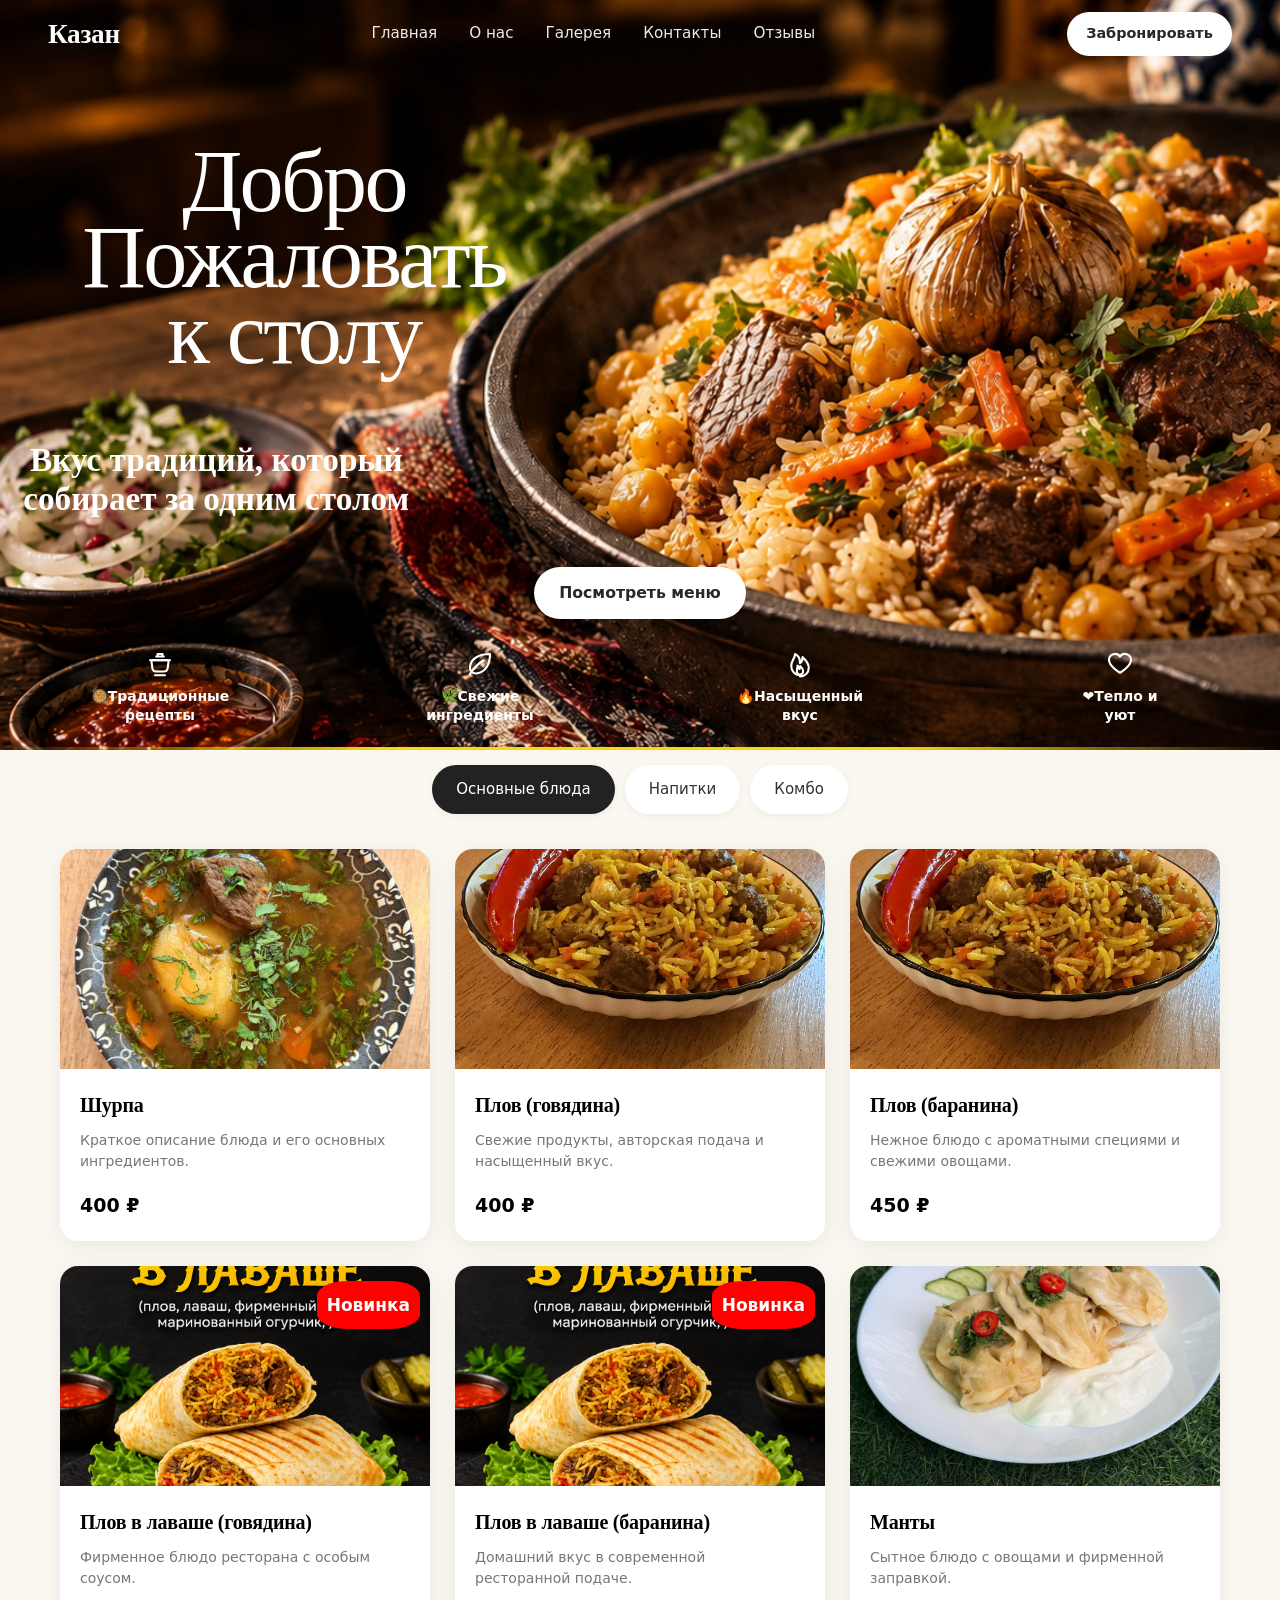
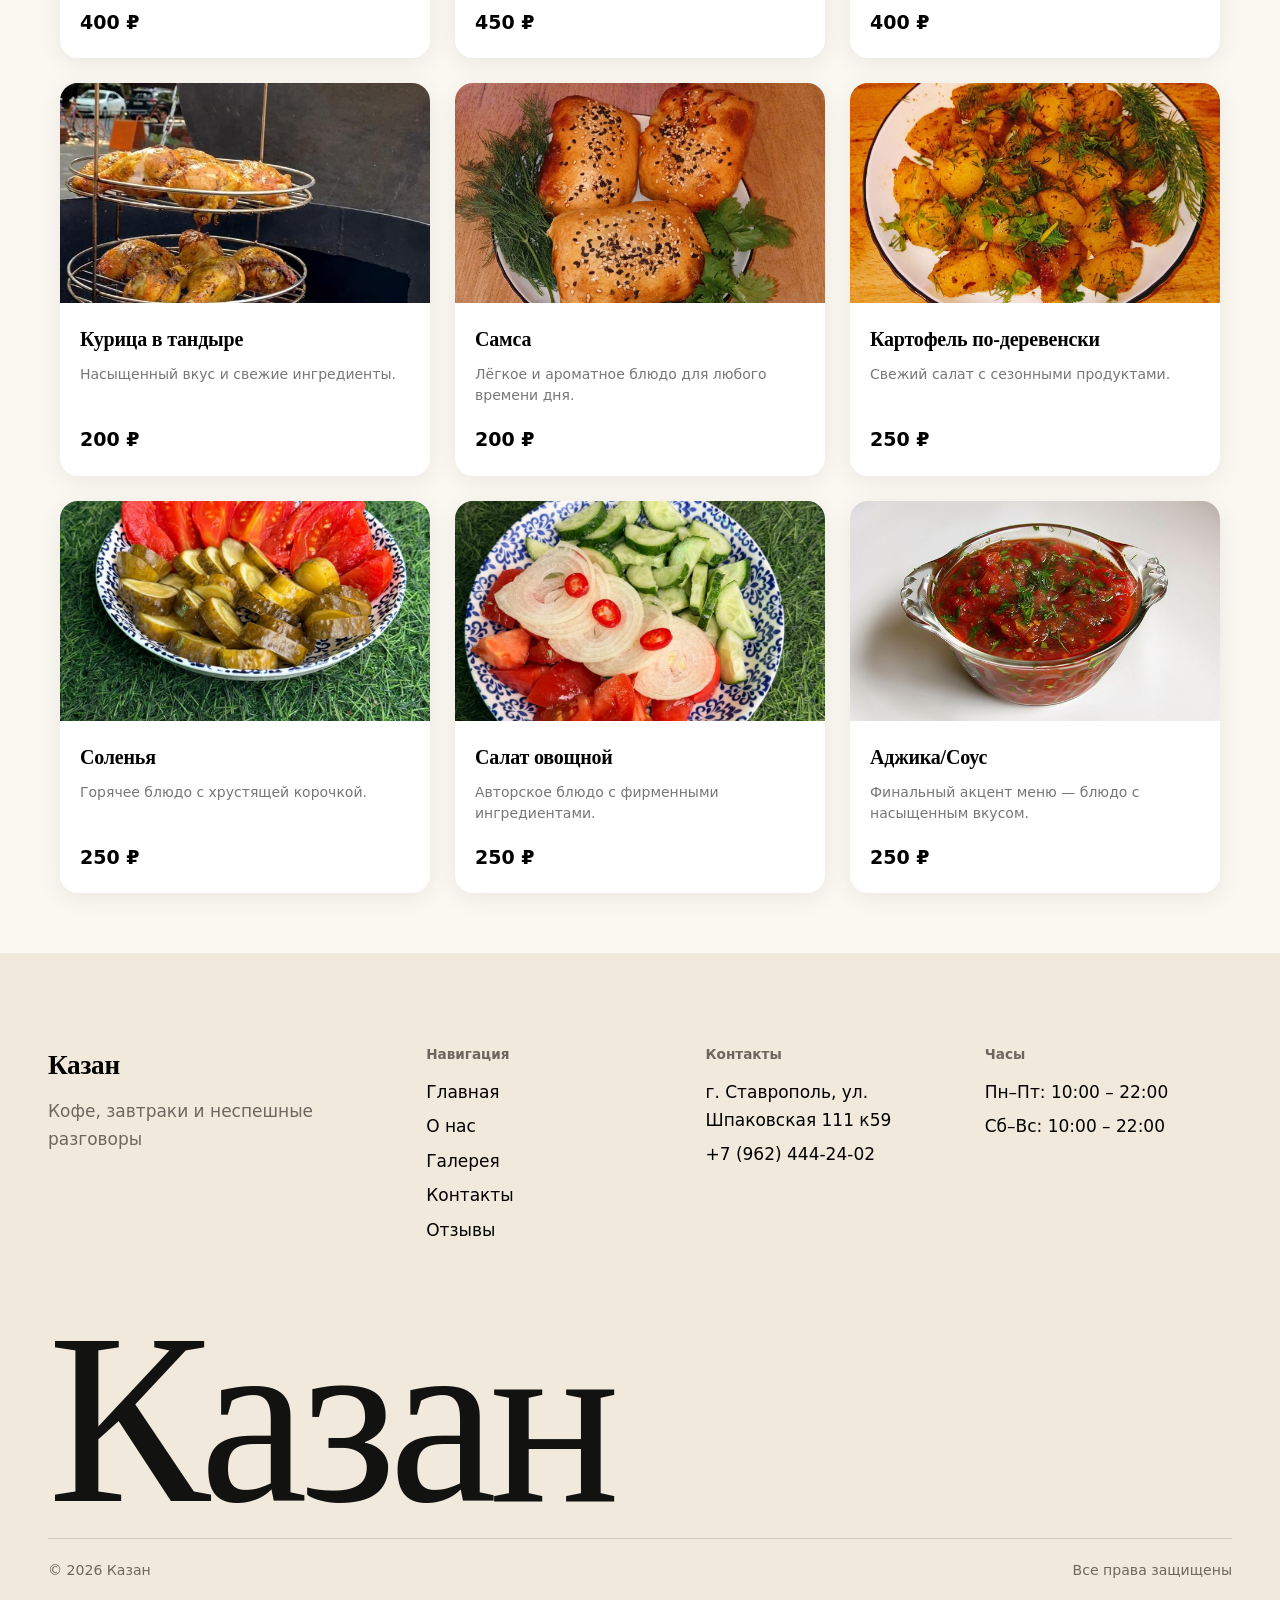
<file: menu.html>
<!DOCTYPE html>
<html lang="ru">

<head>
  <meta charset="UTF-8">
  <meta name="viewport" content="width=device-width, initial-scale=1.0">

  <title>Меню</title>

  <link rel="stylesheet" href="style.css">
</head>

<body>

  <header class="hdr" id="hdr">
    <div class="wrap in">
      <a href="#top" class="logo" id="logo" aria-label="На главную">Казан</a>

      <nav class="nav" id="nav" aria-label="Основная навигация">
        <a href="index.html">Главная</a>
        <a href="index.html#about">О нас</a>
        <a href="index.html#gallery">Галерея</a>
        <a href="index.html#contacts">Контакты</a>
        <a href="index.html#rating">Отзывы</a>
      </nav>

      <a href="index.html#booking" class="btn btn-fill">Забронировать</a>

      <button class="burger" id="burger" aria-label="Открыть меню" aria-expanded="false">
        <span></span>
      </button>
    </div>
  </header>

  <div class="panel" id="panel">
    <nav id="pnav" aria-label="Мобильная навигация">
      <a href="index.html#top" data-close>Главная</a>
      <a href="index.html#about" data-close>О нас</a>
      <a href="index.html#gallery" data-close>Галерея</a>
      <a href="index.html#contacts" data-close>Контакты</a>
      <a href="index.html#rating" data-close>Отзывы</a>
    </nav>
    <a href="index.html#booking" class="btn btn-fill" data-close>Забронировать столик</a>
  </div>

  <section class="menu-hero">

    <div class="hero-menu">
      <div class="hero-w">
        <h1 class="menu-text">Добро Пожаловать к столу</h1>
        <p class="menu-text">Вкус традиций, который собирает за одним столом</p>
        <div class="cta rise">
          <a href="#menu" class="btn btn-light">Посмотреть меню</a>
        </div>

        <div class="features">
          <div class="feature">
            <svg viewBox="0 0 24 24" width="30" height="30" fill="none" stroke="currentColor" stroke-width="1.7"
              stroke-linecap="round" stroke-linejoin="round">
              <path d="M5 9h14l-1 7a3 3 0 0 1-3 2H9a3 3 0 0 1-3-2L5 9Z" />
              <path d="M4 9h16" />
              <path d="M9 6h6" />
              <path d="M10 6V4h4v2" />
              <path d="M8 21h8" />
            </svg>
            <span>🥘Традиционные<br>рецепты</span>
          </div>

          <div class="feature">
            <svg viewBox="0 0 24 24" width="30" height="30" fill="none" stroke="currentColor" stroke-width="1.7"
              stroke-linecap="round" stroke-linejoin="round">
              <path d="M20 4C12 4 5 7 4 14c-.5 3.5 2 6 5.5 5.5C16.5 18.5 20 12 20 4Z" />
              <path d="M4 20c3-5 6-8 11-11" />
            </svg>
            <span>🌿Свежие<br>ингредиенты</span>
          </div>

          <div class="feature">
            <svg viewBox="0 0 24 24" width="30" height="30" fill="none" stroke="currentColor" stroke-width="1.7"
              stroke-linecap="round" stroke-linejoin="round">
              <path
                d="M12 22c4 0 7-2.8 7-7 0-3.5-2.2-6-5-8.5.2 2.5-.7 4-2 4.8.2-3.4-1.5-6.1-4-7.3.2 3.4-3 5.2-3 9.5 0 4.2 3 7.5 7 7.5Z" />
              <path
                d="M9.5 17.5c0 1.7 1.1 3 2.5 3s2.5-1.3 2.5-3c0-1.4-.8-2.5-2.2-3.7.1 1.1-.2 1.8-.8 2.3-.1-1.3-.7-2.2-1.5-2.8.1 1.5-.5 2.5-.5 4.2Z" />
            </svg>
            <span>🔥Насыщенный<br>вкус</span>
          </div>

          <div class="feature">
            <svg viewBox="0 0 24 24" width="30" height="30" fill="none" stroke="currentColor" stroke-width="1.7"
              stroke-linecap="round" stroke-linejoin="round">
              <path d="M20.8 8.8c0 5-8.8 10.2-8.8 10.2S3.2 13.8 3.2 8.8A4.8 4.8 0 0 1 12 6.1a4.8 4.8 0 0 1 8.8 2.7Z" />
            </svg>
            <span>❤️Тепло и<br>уют</span>
          </div>
        </div>
      </div>
    </div>


    <span class="cue" aria-hidden="true"></span>
  </section>
  <!-- Категории -->

  <nav class="categories" id="menu">

    <button class="category-btn active" data-section="main">
      Основные блюда
    </button>

    <button class="category-btn" data-section="drinks">
      Напитки
    </button>

    <button class="category-btn" data-section="third">
      Комбо
    </button>

  </nav>


  <!-- ========================= -->
  <!-- ОСНОВНЫЕ БЛЮДА -->
  <!-- ========================= -->

  <main id="main" class="menu-section active">

    <article class="card">

      <img class="card-image" src="image/blyud+kombo/shurpa.jpeg" alt="Блюдо №1">

      <div class="card-content">

        <h2 class="card-title">Шурпа</h2>

        <p class="card-description">
          Краткое описание блюда и его основных ингредиентов.
        </p>

        <div class="card-bottom">
          <span class="price">400 ₽</span>
        </div>

      </div>

    </article>


    <article class="card">

      <img class="card-image" src="image/blyud+kombo/plov-g,b.jpeg" alt="Блюдо №2">

      <div class="card-content">

        <h2 class="card-title">Плов (говядина)</h2>

        <p class="card-description">
          Свежие продукты, авторская подача и насыщенный вкус.
        </p>

        <div class="card-bottom">
          <span class="price">400 ₽</span>
        </div>

      </div>

    </article>


    <article class="card">

      <img class="card-image" src="image/blyud+kombo/plov-g,b.jpeg" alt="Блюдо №3">

      <div class="card-content">

        <h2 class="card-title">Плов (баранина)</h2>

        <p class="card-description">
          Нежное блюдо с ароматными специями и свежими овощами.
        </p>

        <div class="card-bottom">
          <span class="price">450 ₽</span>
        </div>

      </div>

    </article>


    <article class="card">

      <div class="badge">Новинка</div>

      <img class="card-image" src="image/blyud+kombo/plov-lavash(n).png" alt="Блюдо №4">

      <div class="card-content">

        <h2 class="card-title">Плов в лаваше (говядина)</h2>

        <p class="card-description">
          Фирменное блюдо ресторана с особым соусом.
        </p>

        <div class="card-bottom">
          <span class="price">400 ₽</span>
        </div>

      </div>

    </article>


    <article class="card">

      <div class="badge">Новинка</div>

      <img class="card-image" src="image/blyud+kombo/plov-lavash(n).png" alt="Блюдо №5">

      <div class="card-content">

        <h2 class="card-title">Плов в лаваше (баранина)</h2>

        <p class="card-description">
          Домашний вкус в современной ресторанной подаче.
        </p>

        <div class="card-bottom">
          <span class="price">450 ₽</span>
        </div>

      </div>

    </article>


    <article class="card">

      <img class="card-image" src="image/blyud+kombo/manti.jpeg" alt="Блюдо №6">

      <div class="card-content">

        <h2 class="card-title">Манты</h2>

        <p class="card-description">
          Сытное блюдо с овощами и фирменной заправкой.
        </p>

        <div class="card-bottom">
          <span class="price">400 ₽</span>
        </div>

      </div>

    </article>


    <article class="card">

      <img class="card-image" src="image/blyud+kombo/kurica-v-tandire.jpeg" alt="Блюдо №7">

      <div class="card-content">

        <h2 class="card-title">Курица в тандыре</h2>

        <p class="card-description">
          Насыщенный вкус и свежие ингредиенты.
        </p>

        <div class="card-bottom">
          <span class="price">200 ₽</span>
        </div>

      </div>

    </article>


    <article class="card">

      <img class="card-image" src="image/blyud+kombo/samsa.jpeg" alt="Блюдо №8">

      <div class="card-content">

        <h2 class="card-title">Самса</h2>

        <p class="card-description">
          Лёгкое и ароматное блюдо для любого времени дня.
        </p>

        <div class="card-bottom">
          <span class="price">200 ₽</span>
        </div>

      </div>

    </article>


    <article class="card">

      <img class="card-image" src="image/blyud+kombo/kartoshka.jpeg" alt="Блюдо №9">

      <div class="card-content">

        <h2 class="card-title">Картофель по-деревенски</h2>

        <p class="card-description">
          Свежий салат с сезонными продуктами.
        </p>

        <div class="card-bottom">
          <span class="price">250 ₽</span>
        </div>

      </div>

    </article>


    <article class="card">

      <img class="card-image" src="image/blyud+kombo/solone.jpeg" alt="Блюдо №10">

      <div class="card-content">

        <h2 class="card-title">Соленья</h2>

        <p class="card-description">
          Горячее блюдо с хрустящей корочкой.
        </p>

        <div class="card-bottom">
          <span class="price">250 ₽</span>
        </div>

      </div>

    </article>


    <article class="card">

      <img class="card-image" src="image/blyud+kombo/salat.jpeg" alt="Блюдо №11">

      <div class="card-content">

        <h2 class="card-title">Салат овощной</h2>

        <p class="card-description">
          Авторское блюдо с фирменными ингредиентами.
        </p>

        <div class="card-bottom">
          <span class="price">250 ₽</span>
        </div>

      </div>

    </article>


    <article class="card">

      <img class="card-image" src="image/blyud+kombo/adjika-sous.jpg" alt="Блюдо №12">

      <div class="card-content">

        <h2 class="card-title">Аджика/Соус</h2>

        <p class="card-description">
          Финальный акцент меню — блюдо с насыщенным вкусом.
        </p>

        <div class="card-bottom">
          <span class="price">250 ₽</span>
        </div>

      </div>

    </article>

  </main>


  <!-- ========================= -->
  <!-- НАПИТКИ -->
  <!-- ========================= -->

  <main id="drinks" class="menu-section drinks">

    <article class="card">

      <div class="card-content">

        <h2 class="card-title">Напитки Добрый (0,3л/0,5л)</h2>

        <p class="card-description">
          Домашний освежающий лимонад.
        </p>

        <div class="card-bottom">
          <span class="price">130/150 ₽</span>
          <span class="weight">0,3/0,5 л</span>
        </div>

      </div>

    </article>


    <article class="card">

      <div class="card-content">

        <h2 class="card-title">Burn</h2>

        <p class="card-description">
          Свежесваренный ароматный кофе.
        </p>

        <div class="card-bottom">
          <span class="price">250 ₽</span>
          <span class="weight">0,449 л</span>
        </div>

      </div>

    </article>


    <article class="card">

      <div class="card-content">

        <h2 class="card-title">RICH Спритц красный апельсин</h2>

        <p class="card-description">
          Ароматный чай на выбор.
        </p>

        <div class="card-bottom">
          <span class="price">₽</span>
          <span class="weight">0,33 л</span>
        </div>

      </div>

    </article>


    <article class="card">

      <div class="card-content">

        <h2 class="card-title">RICH TEA</h2>

        <p class="card-description">
          Газированная или негазированная.
        </p>

        <div class="card-bottom">
          <span class="price">₽</span>
          <span class="weight">0,5 л</span>
        </div>

      </div>

    </article>


    <article class="card">

      <div class="card-content">

        <h2 class="card-title">Соки и нектары добрый</h2>

        <p class="card-description">
          Натуральный сок из апельсинов.
        </p>

        <div class="card-bottom">
          <span class="price">150 ₽</span>
          <span class="weight">0,3 л</span>
        </div>

      </div>

    </article>


    <article class="card">

      <div class="card-content">

        <h2 class="card-title">PULPY</h2>

        <p class="card-description">
          Освежающий холодный чай.
        </p>

        <div class="card-bottom">
          <span class="price">₽</span>
          <span class="weight">0,45 л</span>
        </div>

      </div>

    </article>

  </main>


  <!-- ========================= -->
  <!-- ТРЕТИЙ РАЗДЕЛ -->
  <!-- ========================= -->

  <main id="third" class="menu-section">

    <article class="card">

      <img class="card-image" src="image/blyud+kombo/samsa-kombo.PNG" alt="Позиция №1">

      <div class="card-content">

        <h2 class="card-title">Самса +напитки добрый 0,5л</h2>

        <p class="card-description">
          Так вкусно вместе !
        </p>

        <div class="card-bottom">
          <span class="price">320 ₽</span>
        </div>

      </div>

    </article>


    <article class="card">

      <img class="card-image" src="image/blyud+kombo/plov-kombo.PNG" alt="Позиция №2">

      <div class="card-content">

        <h2 class="card-title">Плов в лаваше +напитки добрый 0,5л</h2>

        <p class="card-description">
          Так вкусно вместе !
        </p>

        <div class="card-bottom">
          <span class="price">500 ₽</span>
        </div>

      </div>

    </article>

  </main>


  <footer id="footer">
    <div class="wrap">
      <div class="f-top">
        <div>
          <a class="logo" href="#top">Казан</a>
          <p class="mute" style="margin-top:.6rem;max-width:30ch">
            Кофе, завтраки и неспешные разговоры
          </p>
        </div>

        <div>
          <h4>Навигация</h4>
          <ul>
            <li><a href="index.html#top">Главная</a></li>
            <li><a href="index.html#about">О нас</a></li>
            <li><a href="index.html#gallery">Галерея</a></li>
            <li><a href="index.html#contacts">Контакты</a></li>
            <li><a href="index.html#rating">Отзывы</a></li>
          </ul>
        </div>

        <div>
          <h4>Контакты</h4>
          <ul>
            <li>г. Ставрополь, ул. Шпаковская 111 к59</li>
            <li><a href="tel:+79624442402">+7 (962) 444-24-02</a></li>
          </ul>
        </div>

        <div>
          <h4>Часы</h4>
          <ul>
            <li>Пн–Пт: 10:00 – 22:00</li>
            <li>Сб–Вс: 10:00 – 22:00</li>
          </ul>
        </div>
      </div>

      <div class="f-big" aria-hidden="true">Казан</div>

      <div class="f-bot">
        <span>© 2026 Казан</span>
        <span>Все права защищены</span>
      </div>
    </div>
  </footer>


  <script src="script.js"></script>

</body>

</html>
</file>
<file: style.css>
:root {
  --bg: #fbf8f2;
  --bg2: #f1e9dc;
  --card: #fffdf9;
  --ink: #2a2826;
  --mute: #6d675f;
  --acc: #556238;
  --acc-ink: #ffffff;
  --line: rgba(42, 40, 38, .14);

  --serif: "Cormorant Garamond", "Iowan Old Style", Georgia, "Times New Roman", serif;
  --sans: "Manrope", system-ui, -apple-system, "Segoe UI", Roboto, Arial, sans-serif;

  --r-lg: 28px;
  --r-md: 18px;
  --r-sm: 12px;

  --pad: clamp(1.1rem, 4vw, 3rem);
  --max: 1360px;
}

* {
  box-sizing: border-box;
  margin: 0;
  padding: 0;
}



html {
  scroll-behavior: smooth;
  scroll-padding-top: 76px;
  -webkit-text-size-adjust: 100%
}

html,
body {
  height: auto;
  overflow-x: hidden;
}

body {
  background: var(--bg);
  font: 400 1.0625rem/1.65 var(--sans);
  overflow-x: hidden;
  -webkit-font-smoothing: antialiased
}

img,
video {
  display: block;
  max-width: 100%
}

a {
  color: inherit;
  text-decoration: none
}

button {
  font: inherit;
  color: inherit;
  background: none;
  border: 0;
  cursor: pointer
}

:focus-visible {
  outline: 2px solid var(--acc);
  outline-offset: 3px;
  border-radius: 6px
}

.wrap {
  width: 100%;
  max-width: var(--max);
  margin-inline: auto;
  padding-inline: var(--pad);
}

section {
  padding-block: clamp(4.5rem, 10vw, 9rem)
}

h1,
h2,
h3 {
  font-family: var(--serif);
  font-weight: 500;
  letter-spacing: -.01em
}

.h2 {
  font-size: clamp(2.5rem, 6.2vw, 5rem);
  line-height: .98;
  text-wrap: balance
}

.lead {
  font-family: var(--serif);
  font-size: clamp(1.5rem, 2.6vw, 2.25rem);
  line-height: 1.22;
  text-wrap: pretty
}

.mute {
  color: var(--mute);
}

.sr {
  position: absolute;
  width: 1px;
  height: 1px;
  overflow: hidden;
  clip: rect(0 0 0 0);
}

/* buttons */
.btn {
  display: inline-flex;
  align-items: center;
  justify-content: center;
  gap: .5rem;
  min-height: 52px;
  padding: 0 1.6rem;
  border-radius: 999px;
  font-weight: 600;
  font-size: .98rem;
  transition: transform .25s, background .25s, color .25s, border-color .25s
}

.btn-fill {
  background: var(--acc);
  color: var(--acc-ink)
}

.btn-fill:hover {
  transform: translateY(-2px)
}

.btn-line {
  border: 1.5px solid currentColor
}

.btn-line:hover {
  background: var(--ink);
  color: var(--bg);
  border-color: var(--ink)
}

.btn-light {
  background: #fff;
  color: #2a2826
}

.btn-ghost {
  border: 1.5px solid rgba(255, 255, 255, .7);
  color: #fff
}

.btn-ghost:hover {
  background: rgba(255, 255, 255, .16)
}

.btn-light:hover {
  transform: translateY(-2px)
}

/* header */
.hdr {
  position: fixed;
  inset: 0 0 auto 0;
  z-index: 50;
  padding-top: env(safe-area-inset-top, 0px);
  color: #fff;
  transition: background .35s, color .35s, box-shadow .35s
}

.hdr.solid {
  background: rgba(251, 248, 242, 0.92);
  backdrop-filter: blur(14px);
  -webkit-backdrop-filter: blur(14px);
  color: #2a2826;
  box-shadow: 0 1px 0 rgba(42, 40, 38, 0.14);
}

.hdr .in {
  display: flex;
  align-items: center;
  justify-content: space-between;
  height: 68px
}

.logo {
  font-family: var(--serif);
  font-size: 1.7rem;
  font-weight: 600;
  letter-spacing: -.01em;
}

.nav {
  display: flex;
  gap: 2rem;
  font-size: .95rem;
  font-weight: 500
}

.nav a {
  position: relative;
  padding: .4rem 0;
  opacity: .92
}

.nav a::after {
  content: "";
  position: absolute;
  left: 0;
  right: 0;
  bottom: 0;
  height: 1.5px;
  background: currentColor;
  transform: scaleX(0);
  transform-origin: left;
  transition: transform .3s
}

.nav a:hover::after,
.nav a.on::after {
  transform: scaleX(1)
}

.hdr .btn {
  min-height: 44px;
  padding: 0 1.2rem;
  font-size: .9rem
}

.hdr:not(.solid) .btn-fill {
  background: #fff;
  color: #2a2826
}

.burger {
  display: none;
  width: 48px;
  height: 48px;
  border-radius: 50%;
  place-items: center
}

.burger span {
  display: block;
  width: 22px;
  height: 1.5px;
  background: currentColor;
  position: relative;
  transition: .3s
}

.burger span::before,
.burger span::after {
  content: "";
  position: absolute;
  left: 0;
  width: 22px;
  height: 1.5px;
  background: currentColor;
  transition: .3s
}

.burger span::before {
  top: -7px
}

.burger span::after {
  top: 7px
}

.menu-open .burger span {
  background: transparent
}

.menu-open .burger span::before {
  top: 0;
  transform: rotate(45deg)
}

.menu-open .burger span::after {
  top: 0;
  transform: rotate(-45deg)
}

.panel {
  position: fixed;
  inset: 0;
  z-index: 40;
  background: var(--bg);
  color: var(--ink);
  padding: calc(90px + env(safe-area-inset-top, 0px)) var(--pad) calc(2rem + env(safe-area-inset-bottom, 0px));
  display: flex;
  flex-direction: column;
  justify-content: space-between;
  transform: translateY(-100%);
  visibility: hidden;
  transition: transform .5s cubic-bezier(.7, 0, .2, 1), visibility 0s .5s
}

.menu-open .panel {
  transform: none;
  visibility: visible;
  transition: transform .5s cubic-bezier(.7, 0, .2, 1)
}

.menu-open .hdr {
  background: transparent;
  color: var(--ink);
  box-shadow: none;
  backdrop-filter: none
}

.panel nav {
  display: flex;
  flex-direction: column
}

.panel nav a {
  font-family: var(--serif);
  font-size: clamp(2.4rem, 11vw, 3.4rem);
  line-height: 1.15;
  padding: .35rem 0;
  border-bottom: 1px solid var(--line)
}

.panel .btn {
  width: 100%
}

@media(max-width:940px) {

  .nav,
  .hdr .btn {
    display: none
  }

  .burger {
    display: grid
  }
}

/* hero */
.hero {
  position: relative;
  height: 100vh;
  height: 100svh;
  min-height: 560px;
  padding: 0;
  color: #fff;
  overflow: hidden;
  background: #3a2f27
}

.hero-media,
.hero video {
  position: absolute;
  inset: 0;
  width: 100%;
  height: 100%;
  object-fit: cover
}

.hero-fb {
  background:
    radial-gradient(60% 50% at 25% 30%, #d9b98a 0, transparent 70%),
    radial-gradient(50% 55% at 78% 65%, #8b9a5b 0, transparent 70%),
    radial-gradient(45% 40% at 60% 15%, #f0cdb5 0, transparent 70%), #4a3a2c;
  background-size: 140% 140%;
  animation: drift 22s ease-in-out infinite alternate
}

@keyframes drift {
  from {
    background-position: 0% 30%
  }

  to {
    background-position: 100% 70%
  }
}

.hero::after {
  content: "";
  position: absolute;
  inset: 0;
  background: linear-gradient(180deg, rgba(20, 15, 10, .35) 0, rgba(20, 15, 10, 0) 30%, rgba(20, 15, 10, .15) 55%, rgba(20, 15, 10, .72) 100%)
}

.hero-c {
  position: absolute;
  z-index: 2;
  left: 0;
  right: 0;
  bottom: 0;
  padding-bottom: calc(clamp(2rem, 6vh, 4rem) + env(safe-area-inset-bottom, 0px))
}

.hero h1 {
  font-size: clamp(3.6rem, 13.5vw, 11.5rem);
  line-height: .86;
  font-weight: 500;
  letter-spacing: -.03em;
  max-width: 12ch;
  text-wrap: balance
}

.hero p {
  font-family: var(--serif);
  font-size: clamp(1.35rem, 2.6vw, 2.1rem);
  margin: 1.1rem 0 1.8rem;
  max-width: 26ch;
  line-height: 1.15;
  opacity: .94;
}

.hero .cta {
  display: flex;
  gap: .8rem;
  flex-wrap: wrap
}

.hero .cue {
  position: absolute;
  z-index: 2;
  right: var(--pad);
  bottom: calc(clamp(2rem, 6vh, 4rem) + env(safe-area-inset-bottom, 0px));
  width: 1.5px;
  height: 64px;
  background: linear-gradient(#fff, transparent);
  opacity: .8
}

.rise {
  opacity: 0;
  transform: translateY(28px);
  animation: rise 1.1s cubic-bezier(.2, .7, .2, 1) forwards
}

.rise:nth-child(2) {
  animation-delay: .18s
}

.rise:nth-child(3) {
  animation-delay: .34s
}

@keyframes rise {
  to {
    opacity: 1;
    transform: none
  }
}

@media(max-width:600px) {
  .hero .cue {
    display: none
  }

  .hero .cta .btn {
    flex: 1 1 100%
  }
}

/* images */
.ph {
  position: relative;
  overflow: hidden;
  border-radius: var(--r-lg);
  background: var(--bg2)
}

.ph img {
  width: 100%;
  height: 100%;
  object-fit: cover;
  transition: transform 1.2s cubic-bezier(.2, .7, .2, 1)
}

.ph:hover img {
  transform: scale(1.05)
}

[data-r] {
  transition: opacity .9s ease, transform .9s cubic-bezier(.2, .7, .2, 1)
}

.js [data-r] {
  opacity: 0;
  transform: translateY(22px)
}

.js [data-r].in {
  opacity: 1;
  transform: none
}

/* about */
.about {
  display: grid;
  grid-template-columns: 1.05fr .95fr;
  gap: clamp(2rem, 6vw, 6rem);
  align-items: center
}

.about .txt>*+* {
  margin-top: 1.6rem
}

.about .lead {
  margin-top: 1.4rem
}

.about-img {
  position: relative;
  padding-bottom: 12%
}

.about-img .a {
  aspect-ratio: 4/5
}

.about-img .b {
  position: absolute;
  width: 46%;
  aspect-ratio: 1;
  left: -9%;
  bottom: 0;
  border: 8px solid var(--bg);
  border-radius: var(--r-lg)
}

.facts {
  display: grid;
  grid-template-columns: repeat(3, 1fr);
  gap: 1.4rem;
  margin-top: clamp(3rem, 7vw, 5.5rem);
  padding-top: 2rem;
  border-top: 1px solid var(--line)
}

.facts dt {
  font-family: var(--serif);
  font-size: clamp(1.6rem, 3vw, 2.4rem);
  line-height: 1.05
}

.facts dd {
  color: var(--mute);
  font-size: .95rem;
  margin-top: .4rem
}

@media(max-width:860px) {
  .about {
    grid-template-columns: 1fr
  }

  .about-img {
    order: -1;
    margin-inline: auto;
    width: min(100%, 520px)
  }

  .about-img .b {
    left: -3%
  }

  .facts {
    grid-template-columns: 1fr;
    gap: 1.6rem
  }
}

/* atmosphere */
.atmo {
  background: var(--bg2)
}

.atmo-grid {
  display: grid;
  grid-template-columns: repeat(12, 1fr);
  grid-auto-rows: clamp(150px, 19vw, 270px);
  gap: clamp(.7rem, 1.6vw, 1.3rem);
  margin-top: clamp(2rem, 5vw, 4rem)
}

.atmo-grid .ph {
  border-radius: var(--r-lg)
}

.g1 {
  grid-column: 1/8;
  grid-row: 1/3
}

.g2 {
  grid-column: 8/13;
  grid-row: 1/2
}

.g3 {
  grid-column: 8/11;
  grid-row: 2/4
}

.g4 {
  grid-column: 11/13;
  grid-row: 2/3
}

.g5 {
  grid-column: 1/5;
  grid-row: 3/4
}

.g6 {
  grid-column: 5/8;
  grid-row: 3/4
}

.atmo-head {
  display: flex;
  justify-content: space-between;
  align-items: end;
  gap: 2rem;
  flex-wrap: wrap
}

.atmo-head p {
  max-width: 34ch
}

@media(max-width:760px) {
  .atmo-grid {
    grid-template-columns: repeat(2, 1fr);
    grid-auto-rows: 44vw
  }

  .g1 {
    grid-column: 1/3;
    grid-row: auto/span 2
  }

  .g2,
  .g3,
  .g4,
  .g5,
  .g6 {
    grid-column: auto;
    grid-row: auto
  }

  .g3 {
    grid-row: auto/span 2
  }
}

/* head row */
.sec-head {
  display: flex;
  justify-content: space-between;
  align-items: end;
  gap: 1.5rem;
  flex-wrap: wrap;
  margin-bottom: clamp(2rem, 5vw, 3.6rem)
}

/* popular */
.pop {
  display: grid;
  grid-template-columns: repeat(4, 1fr);
  gap: clamp(.9rem, 2vw, 1.6rem);
  align-items: start
}

.pop article:nth-child(even) {
  margin-top: clamp(1.5rem, 4vw, 3.5rem)
}

.pop .ph {
  aspect-ratio: 4/5
}

.pop h3 {
  font-size: 1.7rem;
  margin-top: 1rem;
  line-height: 1.1
}

.pop p {
  color: var(--mute);
  font-size: .95rem;
  margin-top: .25rem
}

.pop .price {
  font-weight: 700;
  margin-top: .5rem;
  font-size: 1rem
}

@media(max-width:900px) {
  .pop {
    grid-template-columns: repeat(2, 1fr)
  }
}

/* team */
.team {
  background: var(--bg2)
}

.team-row {
  display: grid;
  grid-template-columns: repeat(4, 1fr);
  gap: clamp(.9rem, 2vw, 1.6rem);
  align-items: start
}

.team-row article:nth-child(2) {
  margin-top: 3rem
}

.team-row article:nth-child(3) {
  margin-top: 1.2rem
}

.team-row article:nth-child(4) {
  margin-top: 4rem
}

.team .ph {
  aspect-ratio: 3/4
}

.team h3 {
  font-size: 1.6rem;
  margin-top: .9rem;
  line-height: 1.1
}

.team p {
  color: var(--mute);
  font-size: .92rem
}

@media(max-width:860px) {
  .team-row {
    display: flex;
    overflow-x: auto;
    scroll-snap-type: x mandatory;
    gap: 1rem;
    margin-inline: calc(var(--pad)*-1);
    padding-inline: var(--pad);
    scrollbar-width: none
  }

  .team-row::-webkit-scrollbar {
    display: none
  }

  .team-row article {
    flex: 0 0 72%;
    scroll-snap-align: start;
    margin-top: 0 !important
  }
}

.header {
  text-align: center;
  padding: 45px 20px 25px;
}

.restaurant-name {
  font-size: 36px;
  font-weight: 700;
  margin-bottom: 10px;
}

.subtitle {
  color: #777;
  font-size: 16px;
}


/* ========================= */
/* КАТЕГОРИИ */
/* ========================= */

.categories {
  display: flex;
  justify-content: center;
  gap: 10px;
  padding: 15px 20px 35px;
  flex-wrap: wrap;
}

.category-btn {
  border: none;
  background: #fff;
  color: #333;

  padding: 12px 24px;

  border-radius: 30px;

  cursor: pointer;

  font-size: 15px;

  transition: 0.25s;

  box-shadow: 0 2px 10px rgba(0, 0, 0, 0.05);
}

.category-btn:hover {
  transform: translateY(-2px);
}

.category-btn.active {
  background: #222;
  color: #fff;
}


/* ========================= */
/* МЕНЮ */
/* ========================= */

.menu-section {
  display: none;

  max-width: 1200px;

  margin: 0 auto;

  padding: 0 20px 60px;
}

.menu-section.active {
  display: grid;

  grid-template-columns: repeat(3, 1fr);

  gap: 25px;
}


/* ========================= */
/* КАРТОЧКА */
/* ========================= */

.card {
  position: relative;
  background: #fff;

  border-radius: 18px;

  overflow: hidden;

  box-shadow:
    0 5px 25px rgba(0, 0, 0, 0.07);

  transition:
    transform 0.3s,
    box-shadow 0.3s;
}

.badge {
  position: absolute;
  top: 10px;
  right: 10px;
  color: white;
  background-color: red;
  border-radius: 30%;
  padding: 10px;
  margin: 5px auto;
  font-weight: 900;
}


/* ========================= */
/* ФОТО */
/* ========================= */

.card-image {
  width: 100%;

  height: 220px;

  object-fit: cover;

  display: block;
}


/* ========================= */
/* СОДЕРЖИМОЕ */
/* ========================= */

.card-content {
  padding: 20px;
}

.card-title {
  font-size: 20px;

  font-weight: 700;

  margin-bottom: 8px;
}

.card-description {
  color: #777;

  line-height: 1.5;

  font-size: 14px;

  min-height: 42px;

  margin-bottom: 18px;
}


/* ========================= */
/* ЦЕНА */
/* ========================= */

.card-bottom {
  display: flex;

  justify-content: space-between;

  align-items: center;
}

.price {
  font-size: 19px;

  font-weight: 700;
}

.weight {
  color: #999;

  font-size: 13px;
}


/* ========================= */
/* НАПИТКИ */
/* ========================= */

.drinks .card-image {
  height: 180px;
}


/* ========================= */
/* FOOTER */
/* ========================= */

.footer {
  text-align: center;

  padding: 30px 20px;

  color: #888;

  font-size: 14px;
}


/* ========================= */
/* ПЛАНШЕТ */
/* ========================= */

@media (max-width: 900px) {

  .menu-section.active {
    grid-template-columns: repeat(2, 1fr);
  }

}


/* ========================= */
/* ТЕЛЕФОН */
/* ========================= */

@media (max-width: 600px) {

  .header {
    padding-top: 30px;
  }

  .restaurant-name {
    font-size: 28px;
  }

  .categories {
    justify-content: flex-start;

    overflow-x: auto;

    flex-wrap: nowrap;

    padding-left: 15px;
    padding-right: 15px;
  }

  .category-btn {
    white-space: nowrap;
  }

  .menu-section.active {
    grid-template-columns: 1fr;

    padding-left: 15px;
    padding-right: 15px;
  }

  .card-image {
    height: 230px;
  }

}

/* gallery */
.gal {
  columns: 4;
  column-gap: clamp(.6rem, 1.4vw, 1.1rem)
}

.gal button {
  display: block;
  width: 100%;
  margin-bottom: clamp(.6rem, 1.4vw, 1.1rem);
  break-inside: avoid;
  border-radius: var(--r-md);
  overflow: hidden;
  position: relative
}

.gal img {
  width: 100%;
  height: auto;
  transition: transform 1s cubic-bezier(.2, .7, .2, 1), filter .5s
}

.gal button:hover img {
  transform: scale(1.05)
}

.gal button::after {
  content: "";
  position: absolute;
  inset: 0;
  background: rgba(20, 15, 10, .0);
  transition: .4s
}

.gal button:hover::after {
  background: rgba(20, 15, 10, .14)
}

@media(max-width:1000px) {
  .gal {
    columns: 3
  }
}

@media(max-width:640px) {
  .gal {
    columns: 2
  }
}

/* videos */
.vgrid {
  display: grid;
  grid-template-columns: repeat(12, 1fr);
  gap: clamp(.8rem, 1.6vw, 1.3rem)
}

.vc {
  position: relative;
  border-radius: var(--r-lg);
  overflow: hidden;
  color: #fff;
  text-align: left;
  min-height: 220px
}

.vc .ph {
  position: absolute;
  inset: 0;
  border-radius: 0
}

.vc::after {
  content: "";
  position: absolute;
  inset: 0;
  background: linear-gradient(180deg, transparent 45%, rgba(20, 15, 10, .7))
}

.vc .meta {
  position: absolute;
  z-index: 2;
  left: 1.3rem;
  right: 1.3rem;
  bottom: 1.2rem
}

.vc h3 {
  font-size: clamp(1.5rem, 2.4vw, 2.2rem);
  line-height: 1.05
}

.vc small {
  font-size: .85rem;
  opacity: .85
}

.play {
  position: absolute;
  z-index: 2;
  top: 1.2rem;
  right: 1.2rem;
  width: 56px;
  height: 56px;
  border-radius: 50%;
  background: rgba(255, 255, 255, .9);
  display: grid;
  place-items: center;
  transition: transform .3s
}

.play::before {
  content: "";
  margin-left: 4px;
  border-left: 15px solid #2a2826;
  border-block: 9px solid transparent
}

.vc:hover .play {
  transform: scale(1.1)
}

.v-wide {
  grid-column: span 8;
  aspect-ratio: 16/9
}

.v-mid {
  grid-column: span 6;
  aspect-ratio: 16/9
}

.v-wide {
  grid-column: span 2
}

@media(max-width:860px) {

  .v-wide,
  .v-mid {
    grid-column: span 12
  }

  .vc .meta {
    left: 1rem;
    right: 1rem
  }
}

.rating-section {
  max-width: 1100px;
  margin: 100px auto;
  padding: 0 20px;
}

.reviews-header {
  text-align: center;
  margin-bottom: 45px;
}

.reviews-label {
  display: inline-block;
  margin-bottom: 12px;
  font-size: 12px;
  font-weight: 700;
  letter-spacing: 3px;
  color: #a17c45;
}

.reviews-header h2 {
  margin: 0;
  font-size: 38px;
  font-weight: 600;
}

.reviews-header p {
  margin-top: 12px;
  color: #777;
  font-size: 16px;
}

.reviews-grid {
  display: grid;
  grid-template-columns: repeat(3, 1fr);
  gap: 22px;
}

.review {
  padding: 28px;
  background: #fff;
  border: 1px solid #eee;
  border-radius: 20px;
  box-shadow: 0 10px 30px rgba(0, 0, 0, 0.05);
  transition: transform 0.3s ease, box-shadow 0.3s ease;
}

.review:hover {
  transform: translateY(-6px);
  box-shadow: 0 18px 40px rgba(0, 0, 0, 0.09);
}

.review-top {
  display: flex;
  align-items: center;
  gap: 12px;
}

.avatar {
  width: 48px;
  height: 48px;
  display: flex;
  align-items: center;
  justify-content: center;
  border-radius: 50%;
  background: #f0e7da;
  color: #8a6538;
  font-size: 18px;
  font-weight: 600;
}

.review-info {
  flex: 1;
}

.review-info h3 {
  margin: 0;
  font-size: 16px;
}

.review-info span {
  display: block;
  margin-top: 3px;
  font-size: 12px;
  color: #999;
}

.rating {
  color: #d4a24c;
  font-size: 14px;
  letter-spacing: 2px;
}

.text-otziv {
  margin: 22px 0;
  color: #555;
  font-size: 15px;
  line-height: 1.7;
}

.review-date {
  font-size: 12px;
  color: #aaa;
}

/* Адаптация для телефона */
@media (max-width: 800px) {
  .reviews-grid {
    grid-template-columns: 1fr;
  }

  .reviews-header h2 {
    font-size: 30px;
  }
}

/* booking */
.book {
  background: var(--acc);
  color: var(--acc-ink)
}

.book-in {
  display: grid;
  grid-template-columns: 1fr 1fr;
  gap: clamp(2rem, 6vw, 6rem);
  align-items: center
}

.book p {
  opacity: .88;
  max-width: 36ch;
  margin-top: 1rem
}

.form {
  display: grid;
  grid-template-columns: 1fr 1fr;
  gap: .8rem
}

.form label {
  display: grid;
  gap: .35rem;
  font-size: .85rem;
  font-weight: 600
}

.form .full {
  grid-column: 1/-1
}

.form input,
.form select {
  width: 100%;
  min-height: 52px;
  padding: 0 1rem;
  border-radius: var(--r-sm);
  border: 1.5px solid rgba(255, 255, 255, .35);
  background: rgba(255, 255, 255, .12);
  color: inherit;
  font: inherit;
  color-scheme: dark
}

.form input::placeholder {
  color: rgba(255, 255, 255, .65)
}

.form option {
  color: #222
}

.form .btn {
  background: #fff;
  color: #2a2826;
  margin-top: .4rem
}

.note {
  grid-column: 1/-1;
  font-size: .9rem;
  min-height: 1.4em
}

@media(max-width:860px) {
  .book-in {
    grid-template-columns: 1fr
  }
}

@media(max-width:480px) {
  .form {
    grid-template-columns: 1fr
  }
}

/* contacts */
.cont {
  display: grid;
  grid-template-columns: .9fr 1.1fr;
  gap: clamp(2rem, 6vw, 6rem)
}

.cont dl {
  margin-top: 2rem;
  display: grid;
  gap: 1.4rem
}

.cont dt {
  font-size: .85rem;
  color: var(--mute);
  font-weight: 600
}

.cont dd {
  font-family: var(--serif);
  font-size: clamp(1.5rem, 2.4vw, 2rem);
  line-height: 1.2
}

.cont dd a {
  border-bottom: 1px solid var(--line)
}

.hrs {
  display: grid;
  grid-template-columns: auto 1fr;
  gap: .2rem 1.4rem;
  font-family: var(--sans);
  font-size: 1rem
}

.map {
  position: relative;
  min-height: 380px;
  border-radius: var(--r-lg);
  overflow: hidden;
  background: var(--bg2)
}

.map svg {
  position: absolute;
  inset: 0;
  width: 100%;
  height: 100%
}

.map .route {
  position: absolute;
  left: 1rem;
  right: 1rem;
  bottom: 1rem;
  display: flex;
  justify-content: space-between;
  align-items: center;
  gap: 1rem;
  background: var(--card);
  padding: .9rem 1rem .9rem 1.3rem;
  border-radius: var(--r-md);
  box-shadow: 0 8px 30px rgba(0, 0, 0, .1)
}

.map .route b {
  display: block;
  font-size: .95rem
}

.map .route .btn {
  min-height: 46px;
  flex: none
}

.soc {
  display: flex;
  gap: .6rem;
  flex-wrap: wrap
}

.soc a {
  padding: .55rem 1.1rem;
  border: 1.5px solid var(--line);
  border-radius: 999px;
  font-weight: 600;
  font-size: .92rem;
  transition: .25s
}

.soc a:hover {
  background: var(--ink);
  color: var(--bg)
}

@media(max-width:860px) {
  .cont {
    grid-template-columns: 1fr
  }

  .map {
    min-height: 340px
  }

  .map .route {
    flex-direction: column;
    align-items: stretch
  }
}

/* footer */
footer {
  background: var(--bg2);
  padding: clamp(3rem, 7vw, 6rem) 0 calc(1.5rem + env(safe-area-inset-bottom, 0px))
}

.f-top {
  display: grid;
  grid-template-columns: 1.4fr 1fr 1fr 1fr;
  gap: 2rem;
}

.f-top h4 {
  font-size: .85rem;
  color: var(--mute);
  font-weight: 600;
  margin-bottom: .8rem
}

.f-top ul {
  list-style: none;
  display: grid;
  gap: .4rem
}

.f-top a:hover {
  text-decoration: underline
}

.f-big {
  font-family: var(--serif);
  font-weight: 500;
  letter-spacing: -.03em;
  line-height: .85;
  font-size: clamp(4rem, 19vw, 17rem);
  margin: clamp(2rem, 6vw, 4.5rem) 0 1rem;
  white-space: nowrap;
  overflow: hidden;
  opacity: .92
}

.f-bot {
  display: flex;
  justify-content: space-between;
  gap: 1rem;
  flex-wrap: wrap;
  color: var(--mute);
  font-size: .88rem;
  border-top: 1px solid var(--line);
  padding-top: 1.2rem
}

@media(max-width:860px) {
  .f-top {
    grid-template-columns: 1fr 1fr
  }

  .f-top>:first-child {
    grid-column: 1/-1
  }
}

/* lightbox / video modal */
.lb {
  position: fixed;
  inset: 0;
  z-index: 100;
  background: rgba(18, 14, 10, .94);
  display: none;
  align-items: center;
  justify-content: center;
  padding: calc(64px + env(safe-area-inset-top, 0px)) 1rem calc(64px + env(safe-area-inset-bottom, 0px))
}

.lb.open {
  display: flex;
  animation: fadein .3s
}

.lb figure {
  max-width: min(1200px, 100%);
  max-height: 100%;
  display: grid;
  gap: .8rem;
  justify-items: center
}

.lb img,
.lb video {
  max-height: calc(100svh - 190px);
  max-width: 100%;
  width: auto;
  height: auto;
  border-radius: var(--r-md);
  object-fit: contain
}

.lb figcaption {
  color: #e9e2d6;
  font-size: .95rem;
  text-align: center
}

.lb .x,
.lb .pv,
.lb .nx {
  position: absolute;
  width: 52px;
  height: 52px;
  border-radius: 50%;
  background: rgba(255, 255, 255, .14);
  color: #fff;
  font-size: 1.5rem;
  display: grid;
  place-items: center;
  transition: background .25s
}

.lb .x:hover,
.lb .pv:hover,
.lb .nx:hover {
  background: rgba(255, 255, 255, .28)
}

.lb .x {
  top: calc(.8rem + env(safe-area-inset-top, 0px));
  right: .8rem
}

.lb .pv {
  left: .8rem;
  top: 50%;
  translate: 0 -50%
}

.lb .nx {
  right: .8rem;
  top: 50%;
  translate: 0 -50%
}

.lb .empty {
  color: #fff;
  padding: 2rem;
  text-align: center;
  max-width: 32ch;
  font-family: var(--serif);
  font-size: 1.6rem
}

@media(max-width:640px) {

  .lb .pv,
  .lb .nx {
    top: auto;
    bottom: calc(.8rem + env(safe-area-inset-bottom, 0px));
    translate: none
  }
}

@media(prefers-reduced-motion:reduce) {
  html {
    scroll-behavior: auto
  }

  *,
  *::before,
  *::after {
    animation-duration: .01ms !important;
    animation-iteration-count: 1 !important;
    transition-duration: .01ms !important
  }

  .js [data-r],
  .rise {
    opacity: 1;
    transform: none
  }
}

/*menu.html*/

.knopka {
  font-size: 20px;
  margin: 10px;
  position: relative;
  top: -10px;
}

.knopka a {
  font-size: 30px;
  color: white;
  background-color: black;
  border-radius: 20px;
  padding: 10px;
  margin: 0 auto;
}

.menu-hero {
  position: relative;
  text-align: center;
  font-weight: 700;
  padding: 20px;
  margin: 30px auto;
}

.menu-hero::after {
  content: "";
  position: absolute;
  bottom: 0;
  left: 0;
  width: 100%;
  height: 3px;

  background: linear-gradient(
    to right,
    transparent 0%,
    gold 30%,
    gold 70%,
    transparent 100%
  );
}

.menu-hero {
  background-image: url(image/fon-menu.png);
  background-position: center;
  background-size: cover;
  background-repeat: no-repeat;

  min-height: 750px;
  padding: 30px;
  margin: 0 auto;
}

.hero-w {
  position: absolute;
  z-index: 2;
  left: 0;
  right: 0;
  bottom: 0;
  padding-bottom: calc(clamp(2rem, 6vh, 4rem) + env(safe-area-inset-bottom, 151px))
}

.features {
    display: grid;
    grid-template-columns: repeat(4, 1fr);
    color: white;
    text-align: center;
}

.feature {
  position: relative;
    display: flex;
    flex-direction: column;
    align-items: center;
    gap: 8px;
    bottom: -30px;
    opacity: 0;
    transform: translateY(60px);
  animation: rise 1s ease-out forwards;
}

.feature:nth-child(2) {
  animation-delay: 0.9s
}

.feature:nth-child(3) {
  animation-delay: 1.1s
}

.feature:nth-child(4) {
  animation-delay: 1.2s
}

@keyframes rise {
  from {
    opacity: 0;
    transform: translateY(100px);
  }

  to {
    opacity: 1;
    transform: translateY(0);
  }
}

.feature svg {
    color: white;
}

.feature span {
    font-size: 14px;
    line-height: 1.4;
}

.menu-hero h1 {
  font-size: clamp(3.5rem, 8.5vw, 5.5rem);
  line-height: .86;
  font-weight: 500;
  letter-spacing: -.03em;
  max-width: 12ch;
  text-wrap: balance;
}

.menu-hero p {
  font-family: var(--serif);
  font-size: clamp(1.35rem, 2.6vw, 2.1rem);
  margin: 1.1rem 0 1.8rem;
  max-width: 26ch;
  line-height: 1.15;
  opacity: .94;
}

@media (max-width: 768px) {
    .features {
        grid-template-columns: repeat(2, 1fr);
        gap: 25px 10px;
    }

    .feature svg {
        width: 25px;
        height: 25px;
    }
}

.menu-text {
  padding: 20px;
  margin: 30px;
  color: white;
  opacity: 0;
  transform: translateY(60px);
  animation: rise 1.5s cubic-bezier(0.42, 0, 0.58, 1) forwards
}

.menu-text:nth-child(2) {
  animation-delay: .18s
}

.menu-text:nth-child(3) {
  animation-delay: .18s
}

@keyframes menu-text {
  to {
    opacity: 1;
    transform: none
  }
}
</file>
